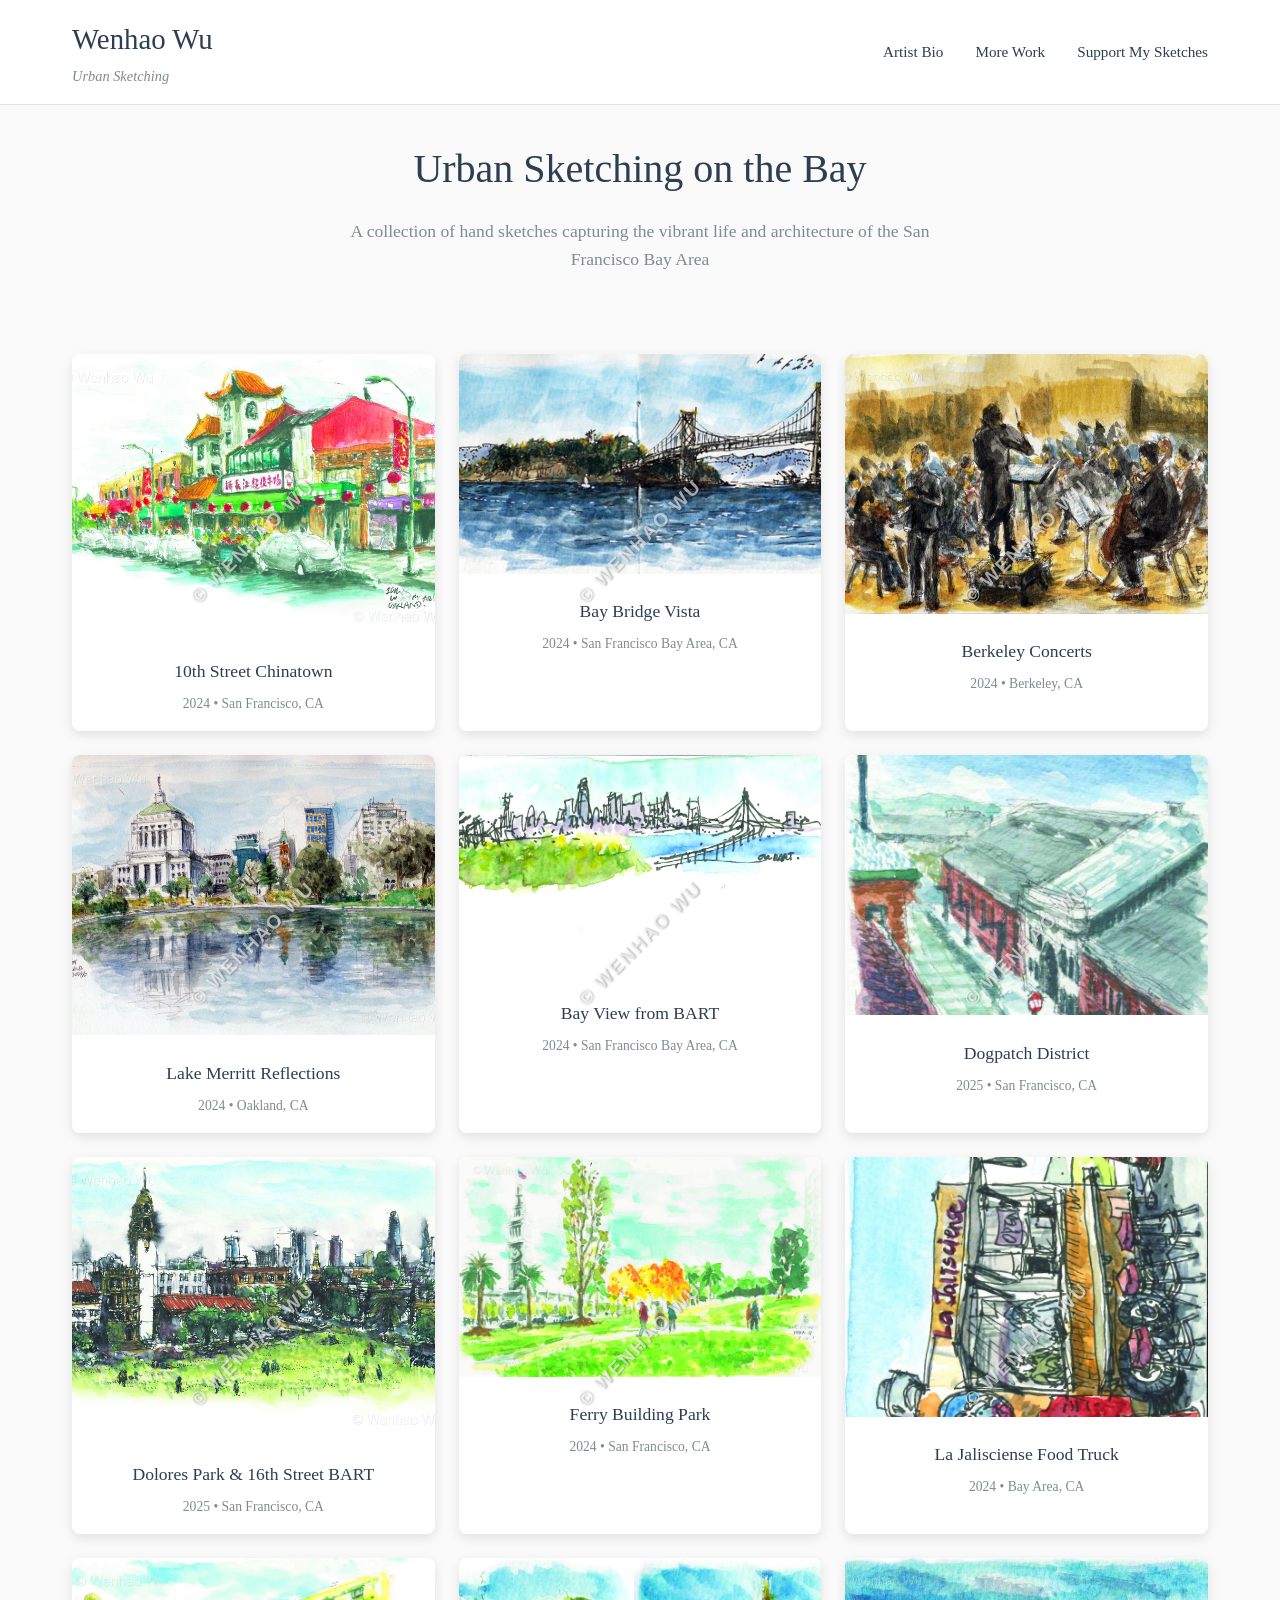
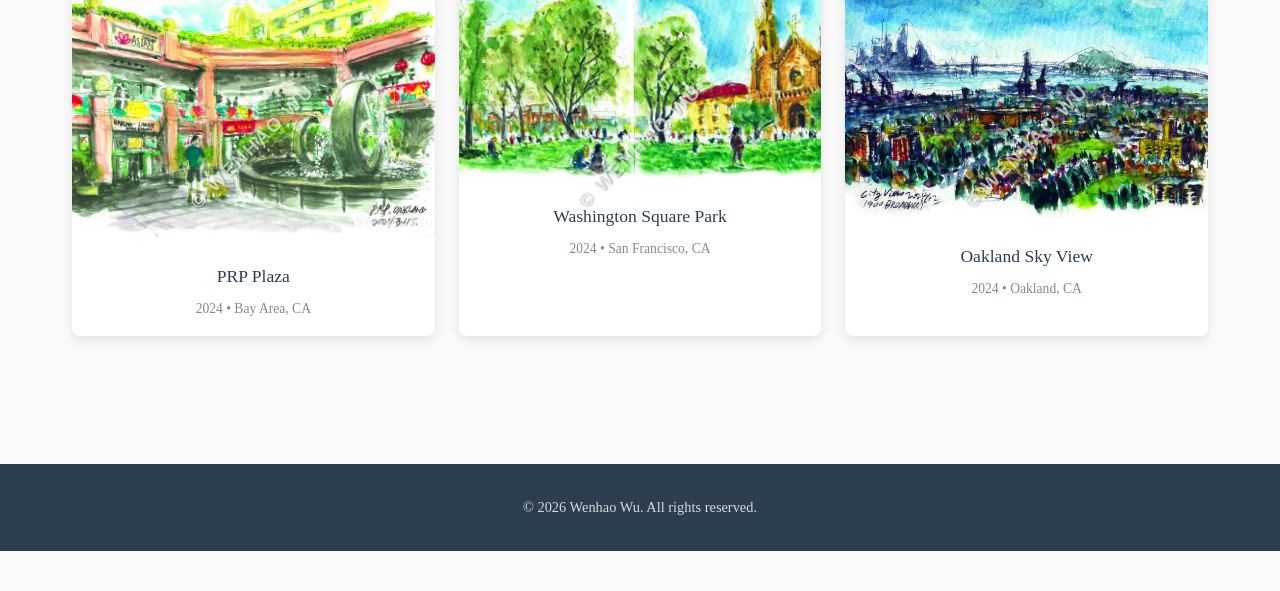
<file: index.html>
<!DOCTYPE html>
<html lang="en">

<head>
    <meta charset="UTF-8">
    <meta name="viewport" content="width=device-width, initial-scale=1.0">
    <title>Wenhao Wu - Urban Sketching Gallery</title>
    <meta name="description" content="Urban sketching artwork by Wenhao Wu - capturing the essence of city life through pen and watercolor">
    <meta name="author" content="Wenhao Wu">
    <link rel="stylesheet" href="css/style.css">
</head>

<body>
    <header>
        <nav class="nav-bar">
            <div class="nav-container">
                <div class="logo">
                    <h1>Wenhao Wu</h1>
                    <p class="subtitle">Urban Sketching</p>
                </div>
                <ul class="nav-links">
                    <li><a href="bio.html">Artist Bio</a></li>
                    <li><a href="https://sites.google.com/view/wenhaowu/home" target="_blank" rel="noopener">More Work</a></li>
                    <li><a href="https://venmo.com/u/SWDHFD" target="_blank" rel="noopener">Support My Sketches</a></li>
                </ul>
            </div>
        </nav>
    </header>

    <main>
        <section class="gallery-intro">
            <h2>Urban Sketching on the Bay</h2>
            <p>A collection of hand sketches capturing the vibrant life and architecture of the San Francisco Bay Area</p>
        </section>

        <section class="gallery-wall" id="gallery">
            <!-- Gallery items will be dynamically loaded here -->
        </section>
    </main>

    <footer>
        <div class="footer-content">
            <p>&copy; 2026 Wenhao Wu. All rights reserved.</p>
        </div>
    </footer>

    <!-- Tooltip for hover effects -->
    <div id="tooltip" class="tooltip">
        <h3 id="tooltip-title"></h3>
        <p id="tooltip-meta"></p>
    </div>

    <script src="js/gallery.js"></script>
</body>

</html>
</file>
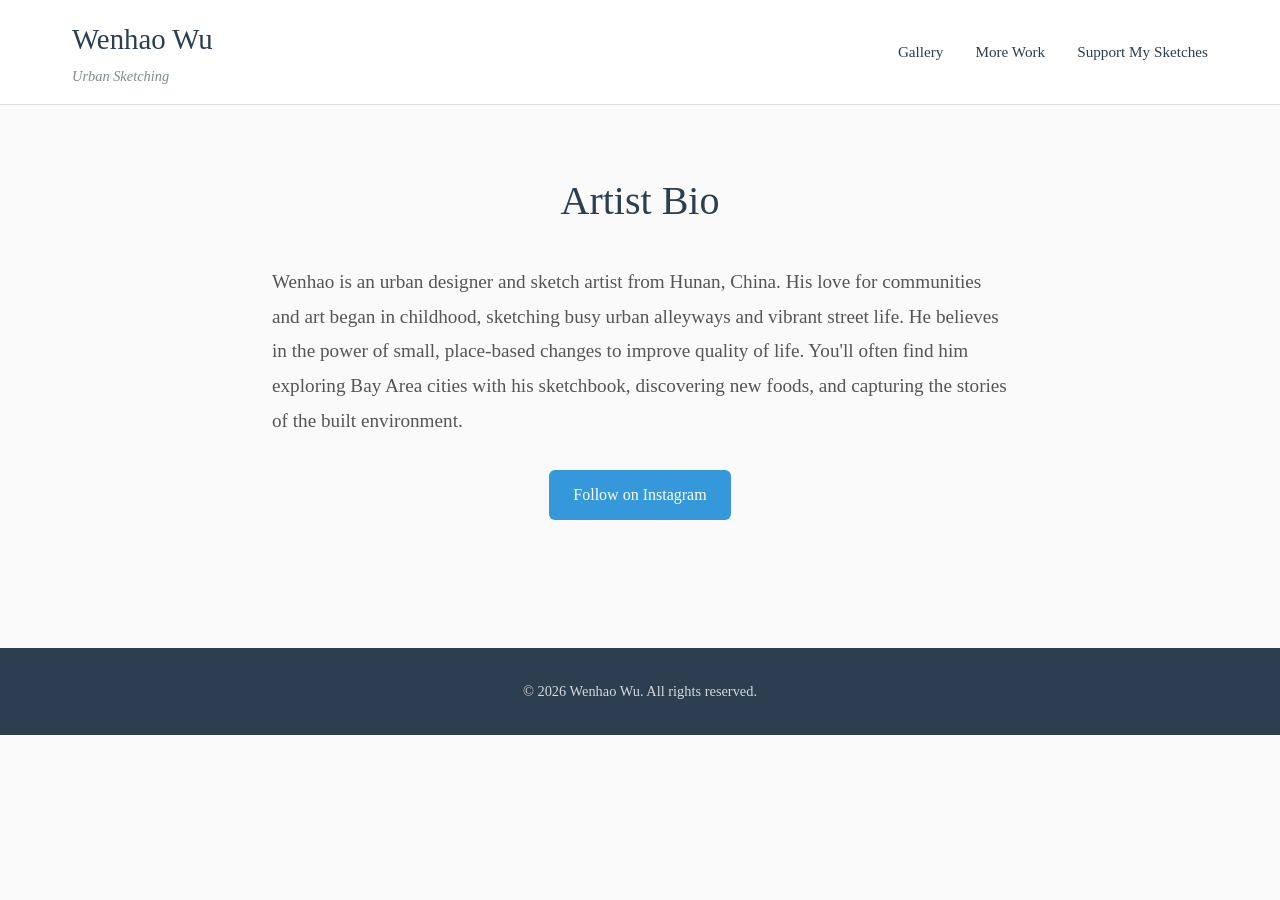
<file: bio.html>
<!DOCTYPE html>
<html lang="en">

<head>
    <meta charset="UTF-8">
    <meta name="viewport" content="width=device-width, initial-scale=1.0">
    <title>Artist Bio - Wenhao Wu</title>
    <meta name="description" content="About Wenhao Wu - Urban designer and sketch artist capturing Bay Area communities">
    <meta name="author" content="Wenhao Wu">
    <link rel="stylesheet" href="css/style.css">
</head>

<body>
    <header>
        <nav class="nav-bar">
            <div class="nav-container">
                <div class="logo">
                    <h1>Wenhao Wu</h1>
                    <p class="subtitle">Urban Sketching</p>
                </div>
                <ul class="nav-links">
                    <li><a href="index.html">Gallery</a></li>
                    <li><a href="https://sites.google.com/view/wenhaowu/home" target="_blank" rel="noopener">More Work</a></li>
                    <li><a href="https://venmo.com/u/SWDHFD" target="_blank" rel="noopener">Support My Sketches</a></li>
                </ul>
            </div>
        </nav>
    </header>

    <main>
        <section class="bio-content">
            <h2>Artist Bio</h2>
            <p>Wenhao is an urban designer and sketch artist from Hunan, China. His love for communities and art began in childhood, sketching busy urban alleyways and vibrant street life. He believes in the power of small, place-based changes to improve quality of life. You'll often find him exploring Bay Area cities with his sketchbook, discovering new foods, and capturing the stories of the built environment.</p>

            <div class="social-links">
                <a href="https://www.instagram.com/wenhaosketching/?r=nametag" target="_blank" rel="noopener">Follow on Instagram</a>
            </div>
        </section>
    </main>

    <footer>
        <div class="footer-content">
            <p>&copy; 2026 Wenhao Wu. All rights reserved.</p>
        </div>
    </footer>

    <script>
        // Image protection for bio page
        document.addEventListener('DOMContentLoaded', function() {
            // Disable right-click context menu
            document.addEventListener('contextmenu', (e) => {
                e.preventDefault();
                return false;
            });

            // Disable common keyboard shortcuts
            document.addEventListener('keydown', (e) => {
                if (e.ctrlKey && (e.key === 's' || e.key === 'a' || e.key === 'c' || e.key === 'v' || e.key === 'p' || e.key === 'u')) {
                    e.preventDefault();
                    return false;
                }
                if (e.key === 'F12' || (e.ctrlKey && e.shiftKey && e.key === 'I')) {
                    e.preventDefault();
                    return false;
                }
            });

            // Disable text selection
            document.addEventListener('selectstart', (e) => {
                e.preventDefault();
                return false;
            });
        });
    </script>
</body>

</html>
</file>
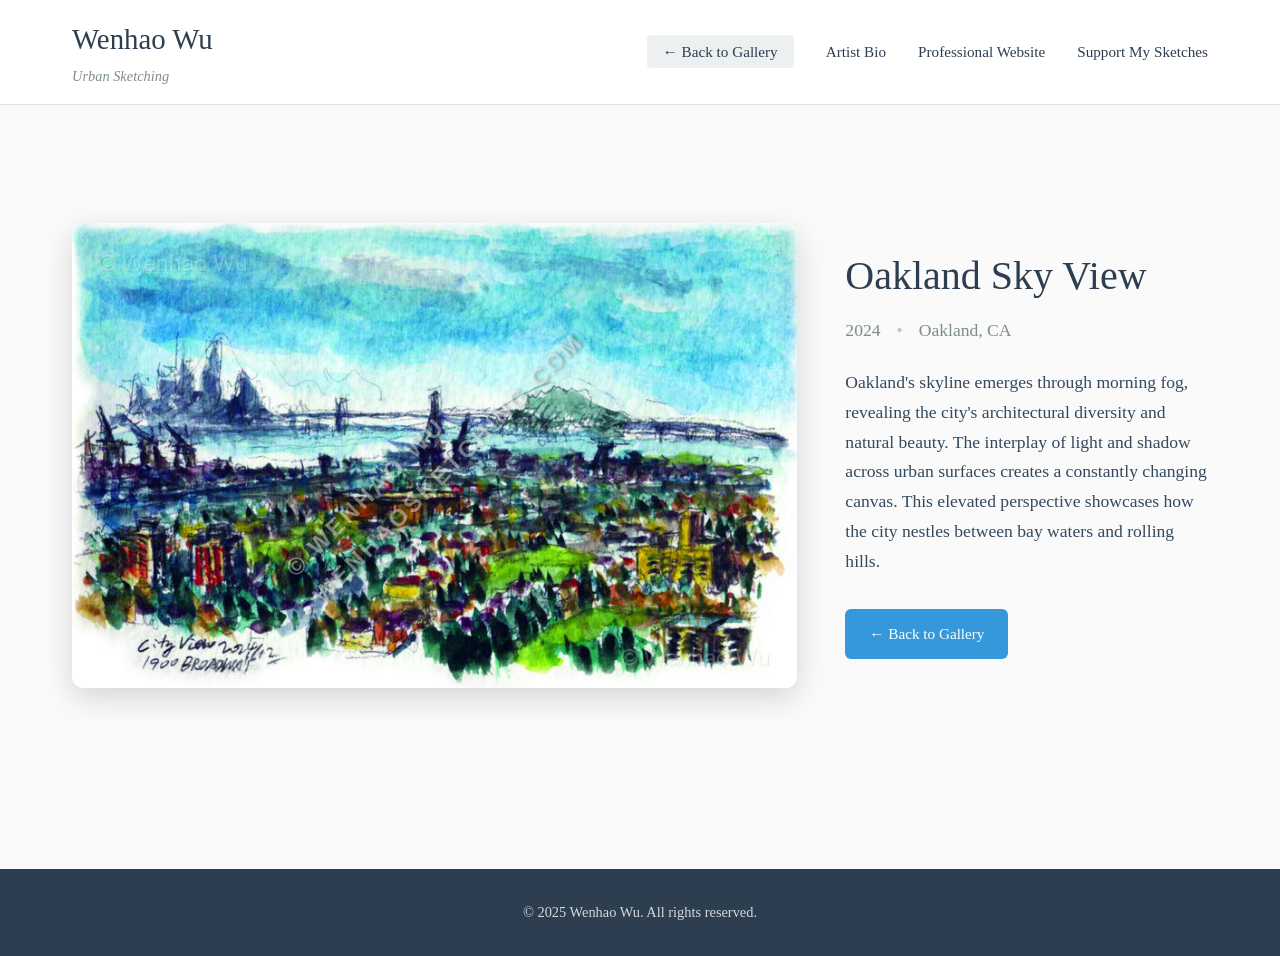
<file: artwork/PS2_Oakland_Sky_View.html>
<!DOCTYPE html>
<html lang="en">
<head>
    <meta charset="UTF-8">
    <meta name="viewport" content="width=device-width, initial-scale=1.0">
    <title>Oakland Sky View - Wenhao Wu Urban Sketching</title>
    <meta name="description" content="Oakland's skyline emerges through morning fog, revealing the city's architectural diversity and natural beauty. The interplay of light and shadow across urban surfaces creates a constantly changing canvas. This elevated perspective showcases how the city nestles between bay waters and rolling hills.">
    <link rel="stylesheet" href="../css/style.css">
    <link rel="stylesheet" href="../css/artwork.css">
</head>
<body>
    <header>
        <nav class="nav-bar">
            <div class="nav-container">
                <div class="logo">
                    <a href="../index.html" style="text-decoration: none; color: inherit;">
                        <h1>Wenhao Wu</h1>
                        <p class="subtitle">Urban Sketching</p>
                    </a>
                </div>
                <ul class="nav-links">
                    <li><a href="../index.html">← Back to Gallery</a></li>
                    <li><a href="https://instagram.com/wenhaowu" target="_blank" rel="noopener">Artist Bio</a></li>
                    <li><a href="https://wenhaowu.com" target="_blank" rel="noopener">Professional Website</a></li>
                    <li><a href="https://venmo.com/wenhaowu" target="_blank" rel="noopener">Support My Sketches</a></li>
                </ul>
            </div>
        </nav>
    </header>

    <main class="artwork-main">
        <div class="artwork-container">
            <div class="artwork-image">
                <img src="../images/PS2_Oakland_Sky_View.jpg" alt="Oakland Sky View" loading="eager">
            </div>
            <div class="artwork-details">
                <h1>Oakland Sky View</h1>
                <div class="artwork-meta">
                    <span class="year">2024</span>
                    <span class="location">Oakland, CA</span>
                </div>
                <p class="artwork-description">Oakland's skyline emerges through morning fog, revealing the city's architectural diversity and natural beauty. The interplay of light and shadow across urban surfaces creates a constantly changing canvas. This elevated perspective showcases how the city nestles between bay waters and rolling hills.</p>
                <div class="artwork-actions">
                    <a href="../index.html" class="btn-back">← Back to Gallery</a>
                </div>
            </div>
        </div>
    </main>

    <footer>
        <div class="footer-content">
            <p>&copy; 2025 Wenhao Wu. All rights reserved.</p>
        </div>
    </footer>
</body>
</html>
</file>
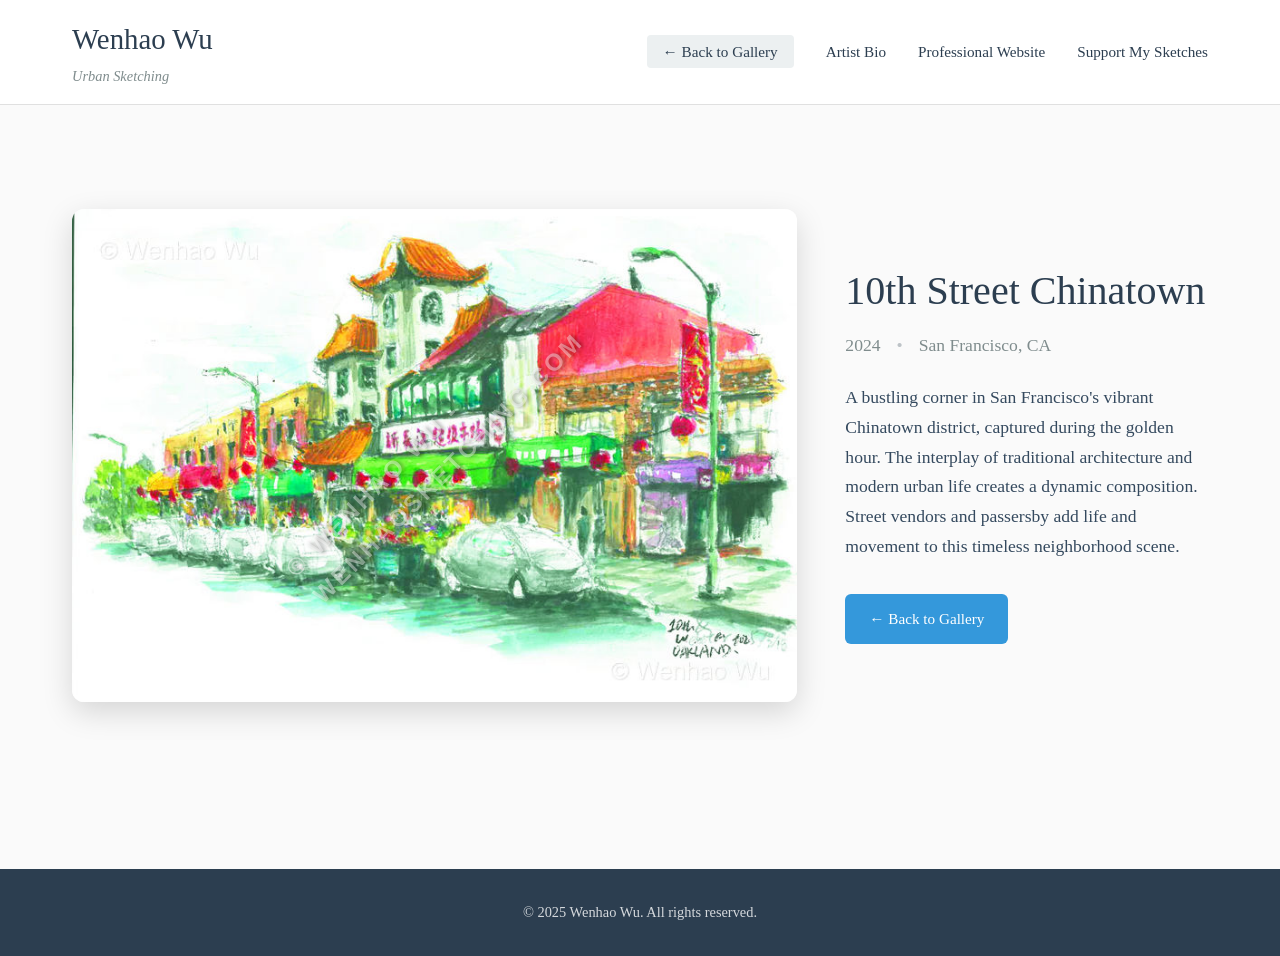
<file: artwork/ps_10thStreet_Chinatown.html>
<!DOCTYPE html>
<html lang="en">
<head>
    <meta charset="UTF-8">
    <meta name="viewport" content="width=device-width, initial-scale=1.0">
    <title>10th Street Chinatown - Wenhao Wu Urban Sketching</title>
    <meta name="description" content="A bustling corner in San Francisco's vibrant Chinatown district, captured during the golden hour. The interplay of traditional architecture and modern urban life creates a dynamic composition. Street vendors and passersby add life and movement to this timeless neighborhood scene.">
    <link rel="stylesheet" href="../css/style.css">
    <link rel="stylesheet" href="../css/artwork.css">
</head>
<body>
    <header>
        <nav class="nav-bar">
            <div class="nav-container">
                <div class="logo">
                    <a href="../index.html" style="text-decoration: none; color: inherit;">
                        <h1>Wenhao Wu</h1>
                        <p class="subtitle">Urban Sketching</p>
                    </a>
                </div>
                <ul class="nav-links">
                    <li><a href="../index.html">← Back to Gallery</a></li>
                    <li><a href="https://instagram.com/wenhaowu" target="_blank" rel="noopener">Artist Bio</a></li>
                    <li><a href="https://wenhaowu.com" target="_blank" rel="noopener">Professional Website</a></li>
                    <li><a href="https://venmo.com/wenhaowu" target="_blank" rel="noopener">Support My Sketches</a></li>
                </ul>
            </div>
        </nav>
    </header>

    <main class="artwork-main">
        <div class="artwork-container">
            <div class="artwork-image">
                <img src="../images/ps_10thStreet_Chinatown.jpg" alt="10th Street Chinatown" loading="eager">
            </div>
            <div class="artwork-details">
                <h1>10th Street Chinatown</h1>
                <div class="artwork-meta">
                    <span class="year">2024</span>
                    <span class="location">San Francisco, CA</span>
                </div>
                <p class="artwork-description">A bustling corner in San Francisco's vibrant Chinatown district, captured during the golden hour. The interplay of traditional architecture and modern urban life creates a dynamic composition. Street vendors and passersby add life and movement to this timeless neighborhood scene.</p>
                <div class="artwork-actions">
                    <a href="../index.html" class="btn-back">← Back to Gallery</a>
                </div>
            </div>
        </div>
    </main>

    <footer>
        <div class="footer-content">
            <p>&copy; 2025 Wenhao Wu. All rights reserved.</p>
        </div>
    </footer>
</body>
</html>
</file>
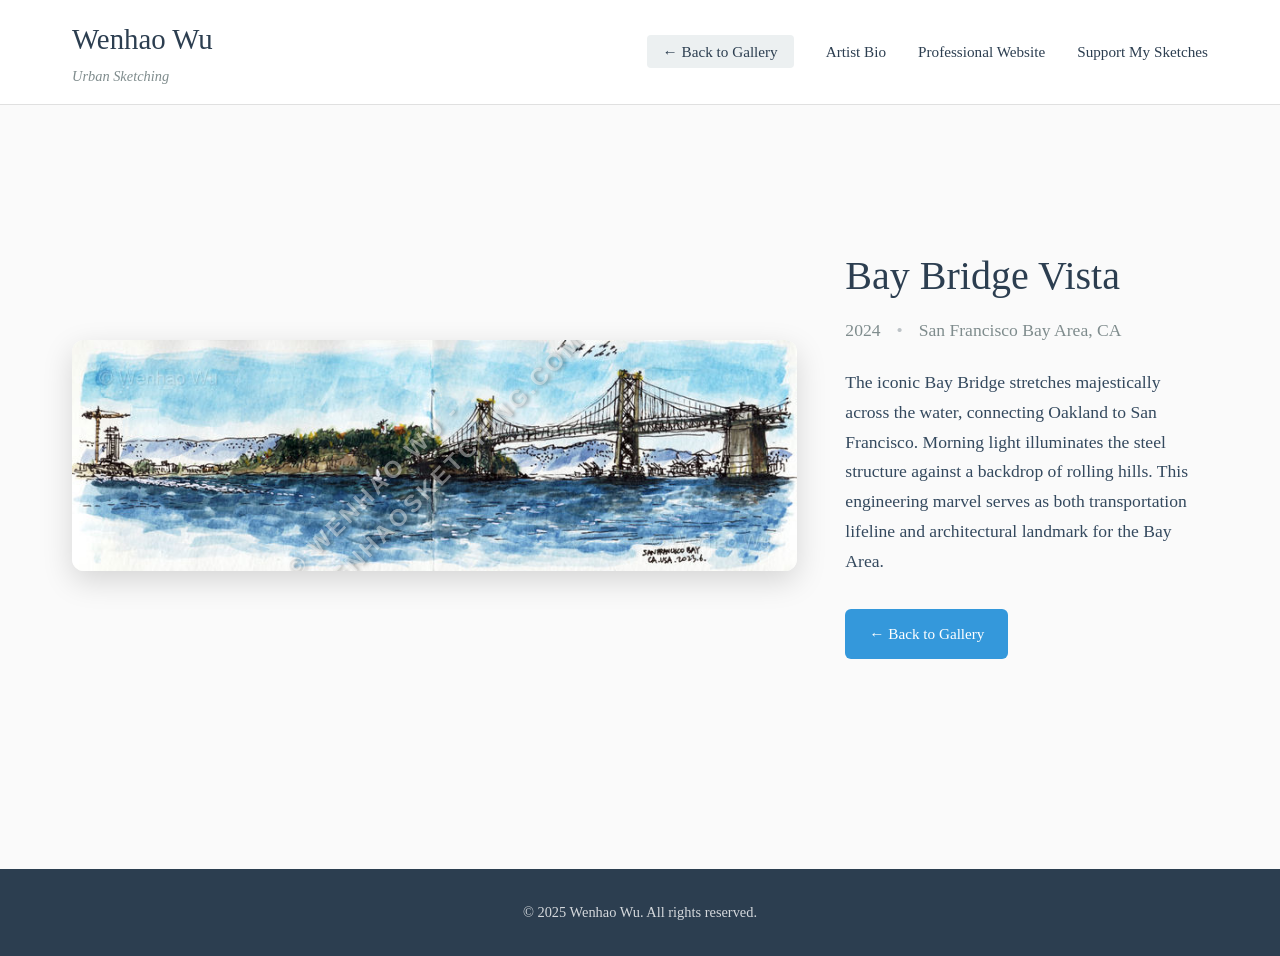
<file: artwork/ps_241026_BayBridge.html>
<!DOCTYPE html>
<html lang="en">
<head>
    <meta charset="UTF-8">
    <meta name="viewport" content="width=device-width, initial-scale=1.0">
    <title>Bay Bridge Vista - Wenhao Wu Urban Sketching</title>
    <meta name="description" content="The iconic Bay Bridge stretches majestically across the water, connecting Oakland to San Francisco. Morning light illuminates the steel structure against a backdrop of rolling hills. This engineering marvel serves as both transportation lifeline and architectural landmark for the Bay Area.">
    <link rel="stylesheet" href="../css/style.css">
    <link rel="stylesheet" href="../css/artwork.css">
</head>
<body>
    <header>
        <nav class="nav-bar">
            <div class="nav-container">
                <div class="logo">
                    <a href="../index.html" style="text-decoration: none; color: inherit;">
                        <h1>Wenhao Wu</h1>
                        <p class="subtitle">Urban Sketching</p>
                    </a>
                </div>
                <ul class="nav-links">
                    <li><a href="../index.html">← Back to Gallery</a></li>
                    <li><a href="https://instagram.com/wenhaowu" target="_blank" rel="noopener">Artist Bio</a></li>
                    <li><a href="https://wenhaowu.com" target="_blank" rel="noopener">Professional Website</a></li>
                    <li><a href="https://venmo.com/wenhaowu" target="_blank" rel="noopener">Support My Sketches</a></li>
                </ul>
            </div>
        </nav>
    </header>

    <main class="artwork-main">
        <div class="artwork-container">
            <div class="artwork-image">
                <img src="../images/ps_241026_BayBridge.jpg" alt="Bay Bridge Vista" loading="eager">
            </div>
            <div class="artwork-details">
                <h1>Bay Bridge Vista</h1>
                <div class="artwork-meta">
                    <span class="year">2024</span>
                    <span class="location">San Francisco Bay Area, CA</span>
                </div>
                <p class="artwork-description">The iconic Bay Bridge stretches majestically across the water, connecting Oakland to San Francisco. Morning light illuminates the steel structure against a backdrop of rolling hills. This engineering marvel serves as both transportation lifeline and architectural landmark for the Bay Area.</p>
                <div class="artwork-actions">
                    <a href="../index.html" class="btn-back">← Back to Gallery</a>
                </div>
            </div>
        </div>
    </main>

    <footer>
        <div class="footer-content">
            <p>&copy; 2025 Wenhao Wu. All rights reserved.</p>
        </div>
    </footer>
</body>
</html>
</file>
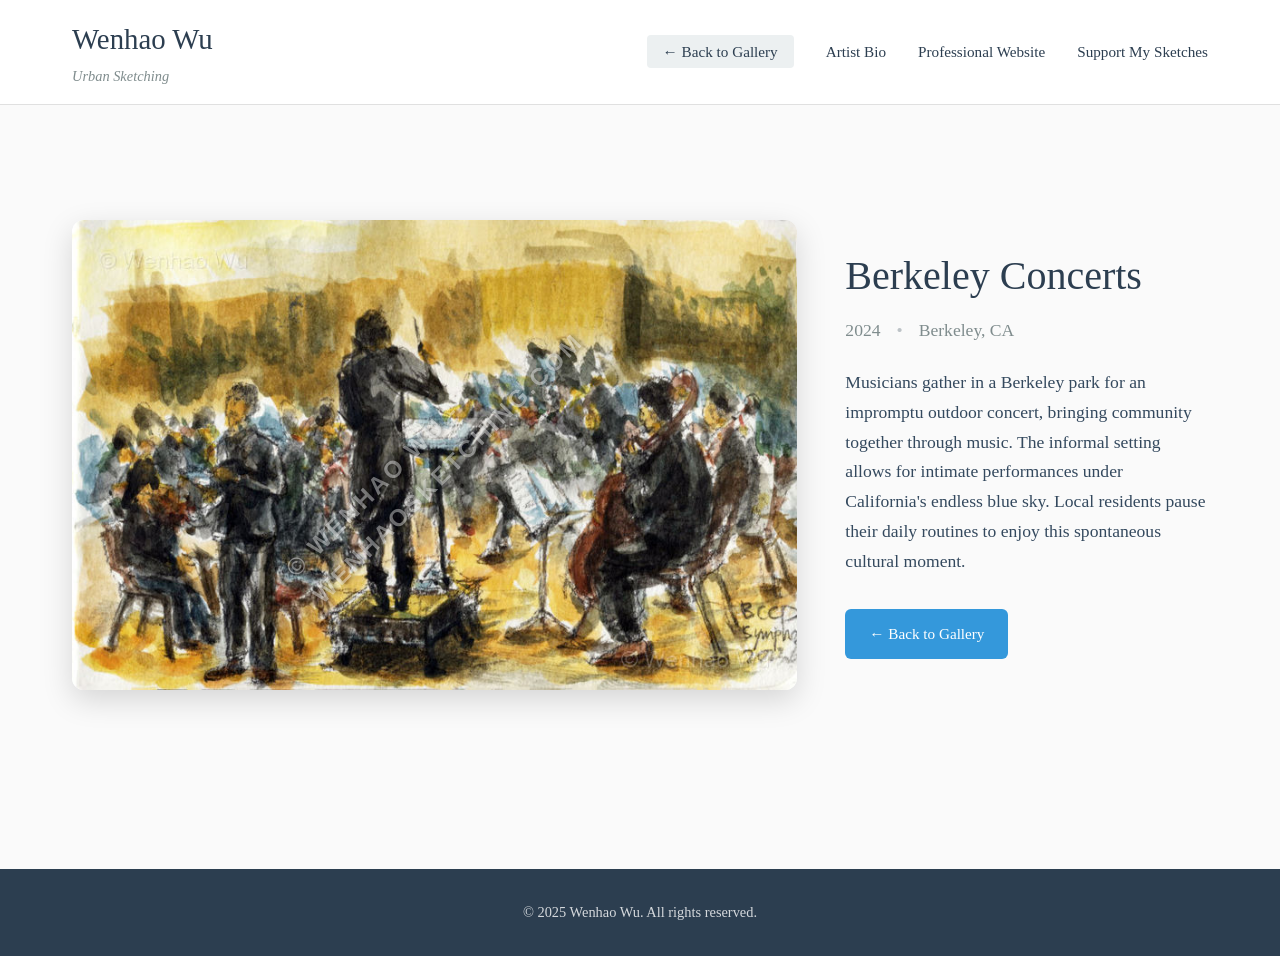
<file: artwork/ps_241026_BerkeleyConcerts.html>
<!DOCTYPE html>
<html lang="en">
<head>
    <meta charset="UTF-8">
    <meta name="viewport" content="width=device-width, initial-scale=1.0">
    <title>Berkeley Concerts - Wenhao Wu Urban Sketching</title>
    <meta name="description" content="Musicians gather in a Berkeley park for an impromptu outdoor concert, bringing community together through music. The informal setting allows for intimate performances under California's endless blue sky. Local residents pause their daily routines to enjoy this spontaneous cultural moment.">
    <link rel="stylesheet" href="../css/style.css">
    <link rel="stylesheet" href="../css/artwork.css">
</head>
<body>
    <header>
        <nav class="nav-bar">
            <div class="nav-container">
                <div class="logo">
                    <a href="../index.html" style="text-decoration: none; color: inherit;">
                        <h1>Wenhao Wu</h1>
                        <p class="subtitle">Urban Sketching</p>
                    </a>
                </div>
                <ul class="nav-links">
                    <li><a href="../index.html">← Back to Gallery</a></li>
                    <li><a href="https://instagram.com/wenhaowu" target="_blank" rel="noopener">Artist Bio</a></li>
                    <li><a href="https://wenhaowu.com" target="_blank" rel="noopener">Professional Website</a></li>
                    <li><a href="https://venmo.com/wenhaowu" target="_blank" rel="noopener">Support My Sketches</a></li>
                </ul>
            </div>
        </nav>
    </header>

    <main class="artwork-main">
        <div class="artwork-container">
            <div class="artwork-image">
                <img src="../images/ps_241026_BerkeleyConcerts.jpg" alt="Berkeley Concerts" loading="eager">
            </div>
            <div class="artwork-details">
                <h1>Berkeley Concerts</h1>
                <div class="artwork-meta">
                    <span class="year">2024</span>
                    <span class="location">Berkeley, CA</span>
                </div>
                <p class="artwork-description">Musicians gather in a Berkeley park for an impromptu outdoor concert, bringing community together through music. The informal setting allows for intimate performances under California's endless blue sky. Local residents pause their daily routines to enjoy this spontaneous cultural moment.</p>
                <div class="artwork-actions">
                    <a href="../index.html" class="btn-back">← Back to Gallery</a>
                </div>
            </div>
        </div>
    </main>

    <footer>
        <div class="footer-content">
            <p>&copy; 2025 Wenhao Wu. All rights reserved.</p>
        </div>
    </footer>
</body>
</html>
</file>
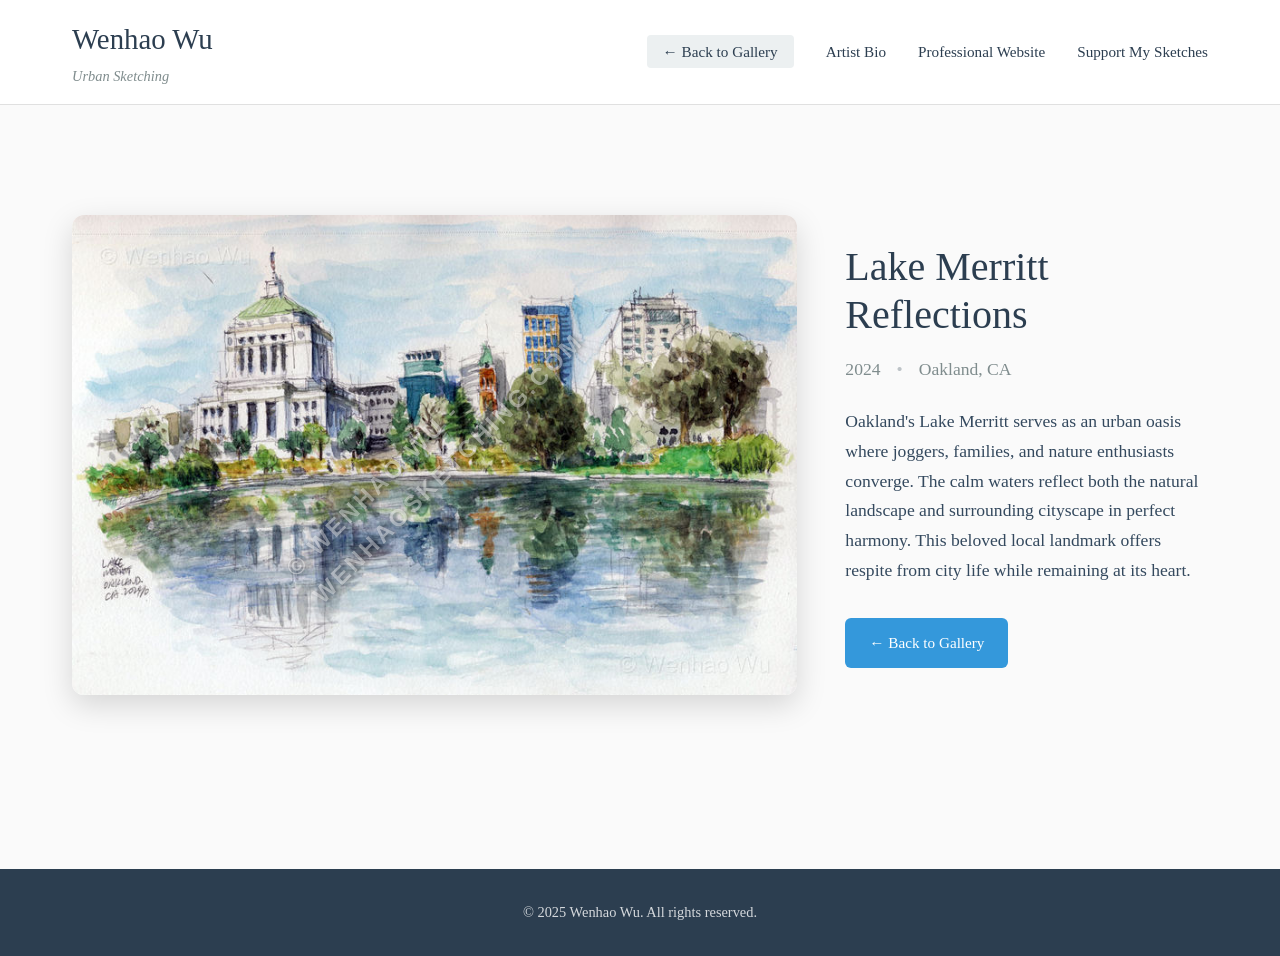
<file: artwork/PS_241026_LakeMerritt.html>
<!DOCTYPE html>
<html lang="en">
<head>
    <meta charset="UTF-8">
    <meta name="viewport" content="width=device-width, initial-scale=1.0">
    <title>Lake Merritt Reflections - Wenhao Wu Urban Sketching</title>
    <meta name="description" content="Oakland's Lake Merritt serves as an urban oasis where joggers, families, and nature enthusiasts converge. The calm waters reflect both the natural landscape and surrounding cityscape in perfect harmony. This beloved local landmark offers respite from city life while remaining at its heart.">
    <link rel="stylesheet" href="../css/style.css">
    <link rel="stylesheet" href="../css/artwork.css">
</head>
<body>
    <header>
        <nav class="nav-bar">
            <div class="nav-container">
                <div class="logo">
                    <a href="../index.html" style="text-decoration: none; color: inherit;">
                        <h1>Wenhao Wu</h1>
                        <p class="subtitle">Urban Sketching</p>
                    </a>
                </div>
                <ul class="nav-links">
                    <li><a href="../index.html">← Back to Gallery</a></li>
                    <li><a href="https://instagram.com/wenhaowu" target="_blank" rel="noopener">Artist Bio</a></li>
                    <li><a href="https://wenhaowu.com" target="_blank" rel="noopener">Professional Website</a></li>
                    <li><a href="https://venmo.com/wenhaowu" target="_blank" rel="noopener">Support My Sketches</a></li>
                </ul>
            </div>
        </nav>
    </header>

    <main class="artwork-main">
        <div class="artwork-container">
            <div class="artwork-image">
                <img src="../images/PS_241026_LakeMerritt.jpg" alt="Lake Merritt Reflections" loading="eager">
            </div>
            <div class="artwork-details">
                <h1>Lake Merritt Reflections</h1>
                <div class="artwork-meta">
                    <span class="year">2024</span>
                    <span class="location">Oakland, CA</span>
                </div>
                <p class="artwork-description">Oakland's Lake Merritt serves as an urban oasis where joggers, families, and nature enthusiasts converge. The calm waters reflect both the natural landscape and surrounding cityscape in perfect harmony. This beloved local landmark offers respite from city life while remaining at its heart.</p>
                <div class="artwork-actions">
                    <a href="../index.html" class="btn-back">← Back to Gallery</a>
                </div>
            </div>
        </div>
    </main>

    <footer>
        <div class="footer-content">
            <p>&copy; 2025 Wenhao Wu. All rights reserved.</p>
        </div>
    </footer>
</body>
</html>
</file>
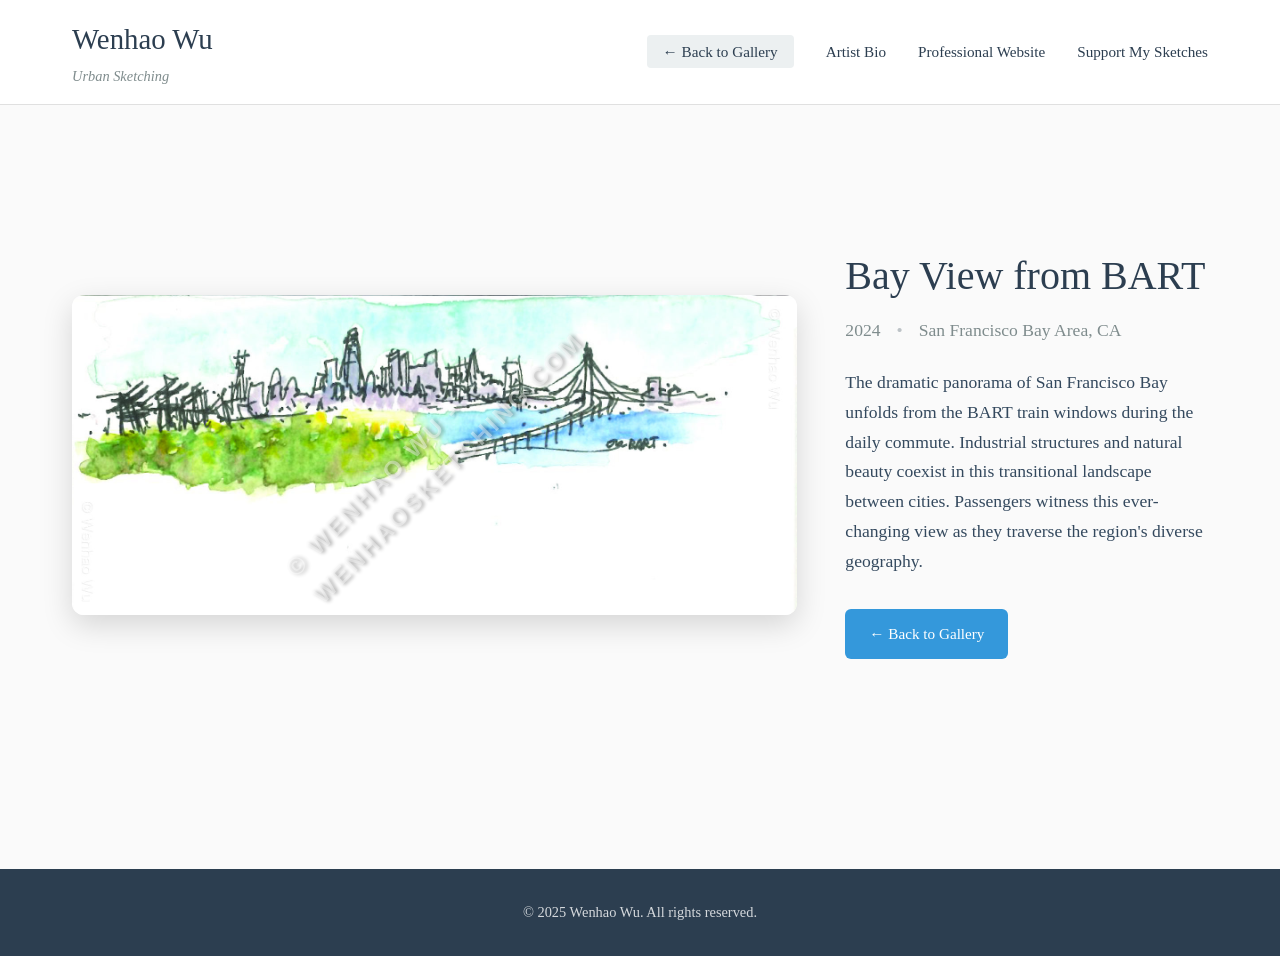
<file: artwork/ps_bay_view_from_bart.html>
<!DOCTYPE html>
<html lang="en">
<head>
    <meta charset="UTF-8">
    <meta name="viewport" content="width=device-width, initial-scale=1.0">
    <title>Bay View from BART - Wenhao Wu Urban Sketching</title>
    <meta name="description" content="The dramatic panorama of San Francisco Bay unfolds from the BART train windows during the daily commute. Industrial structures and natural beauty coexist in this transitional landscape between cities. Passengers witness this ever-changing view as they traverse the region's diverse geography.">
    <link rel="stylesheet" href="../css/style.css">
    <link rel="stylesheet" href="../css/artwork.css">
</head>
<body>
    <header>
        <nav class="nav-bar">
            <div class="nav-container">
                <div class="logo">
                    <a href="../index.html" style="text-decoration: none; color: inherit;">
                        <h1>Wenhao Wu</h1>
                        <p class="subtitle">Urban Sketching</p>
                    </a>
                </div>
                <ul class="nav-links">
                    <li><a href="../index.html">← Back to Gallery</a></li>
                    <li><a href="https://instagram.com/wenhaowu" target="_blank" rel="noopener">Artist Bio</a></li>
                    <li><a href="https://wenhaowu.com" target="_blank" rel="noopener">Professional Website</a></li>
                    <li><a href="https://venmo.com/wenhaowu" target="_blank" rel="noopener">Support My Sketches</a></li>
                </ul>
            </div>
        </nav>
    </header>

    <main class="artwork-main">
        <div class="artwork-container">
            <div class="artwork-image">
                <img src="../images/ps_bay_view_from_bart.jpg" alt="Bay View from BART" loading="eager">
            </div>
            <div class="artwork-details">
                <h1>Bay View from BART</h1>
                <div class="artwork-meta">
                    <span class="year">2024</span>
                    <span class="location">San Francisco Bay Area, CA</span>
                </div>
                <p class="artwork-description">The dramatic panorama of San Francisco Bay unfolds from the BART train windows during the daily commute. Industrial structures and natural beauty coexist in this transitional landscape between cities. Passengers witness this ever-changing view as they traverse the region's diverse geography.</p>
                <div class="artwork-actions">
                    <a href="../index.html" class="btn-back">← Back to Gallery</a>
                </div>
            </div>
        </div>
    </main>

    <footer>
        <div class="footer-content">
            <p>&copy; 2025 Wenhao Wu. All rights reserved.</p>
        </div>
    </footer>
</body>
</html>
</file>
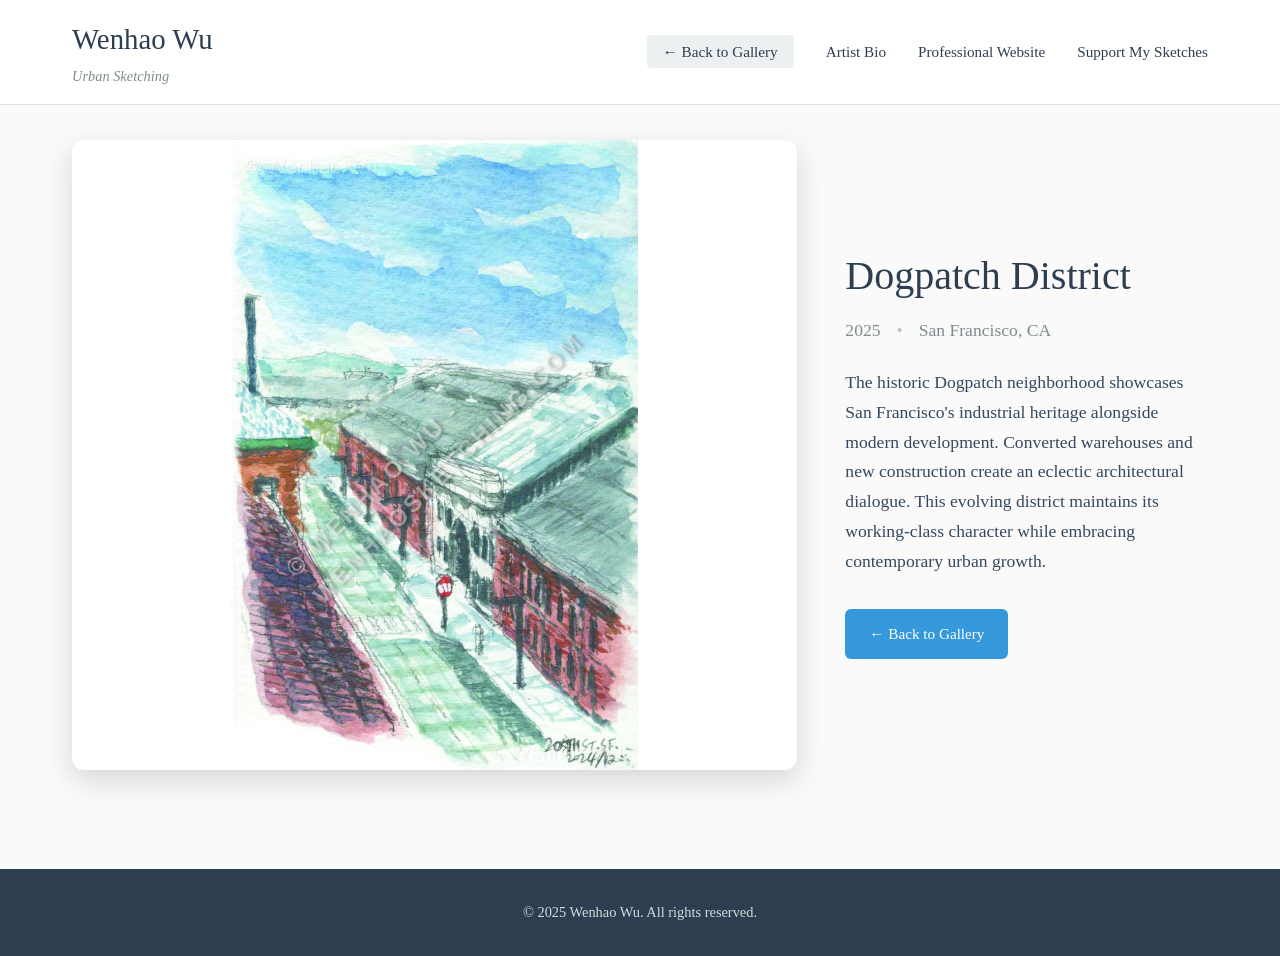
<file: artwork/ps_dogpatch.html>
<!DOCTYPE html>
<html lang="en">
<head>
    <meta charset="UTF-8">
    <meta name="viewport" content="width=device-width, initial-scale=1.0">
    <title>Dogpatch District - Wenhao Wu Urban Sketching</title>
    <meta name="description" content="The historic Dogpatch neighborhood showcases San Francisco's industrial heritage alongside modern development. Converted warehouses and new construction create an eclectic architectural dialogue. This evolving district maintains its working-class character while embracing contemporary urban growth.">
    <link rel="stylesheet" href="../css/style.css">
    <link rel="stylesheet" href="../css/artwork.css">
</head>
<body>
    <header>
        <nav class="nav-bar">
            <div class="nav-container">
                <div class="logo">
                    <a href="../index.html" style="text-decoration: none; color: inherit;">
                        <h1>Wenhao Wu</h1>
                        <p class="subtitle">Urban Sketching</p>
                    </a>
                </div>
                <ul class="nav-links">
                    <li><a href="../index.html">← Back to Gallery</a></li>
                    <li><a href="https://instagram.com/wenhaowu" target="_blank" rel="noopener">Artist Bio</a></li>
                    <li><a href="https://wenhaowu.com" target="_blank" rel="noopener">Professional Website</a></li>
                    <li><a href="https://venmo.com/wenhaowu" target="_blank" rel="noopener">Support My Sketches</a></li>
                </ul>
            </div>
        </nav>
    </header>

    <main class="artwork-main">
        <div class="artwork-container">
            <div class="artwork-image">
                <img src="../images/ps_dogpatch.jpg" alt="Dogpatch District" loading="eager">
            </div>
            <div class="artwork-details">
                <h1>Dogpatch District</h1>
                <div class="artwork-meta">
                    <span class="year">2025</span>
                    <span class="location">San Francisco, CA</span>
                </div>
                <p class="artwork-description">The historic Dogpatch neighborhood showcases San Francisco's industrial heritage alongside modern development. Converted warehouses and new construction create an eclectic architectural dialogue. This evolving district maintains its working-class character while embracing contemporary urban growth.</p>
                <div class="artwork-actions">
                    <a href="../index.html" class="btn-back">← Back to Gallery</a>
                </div>
            </div>
        </div>
    </main>

    <footer>
        <div class="footer-content">
            <p>&copy; 2025 Wenhao Wu. All rights reserved.</p>
        </div>
    </footer>
</body>
</html>
</file>
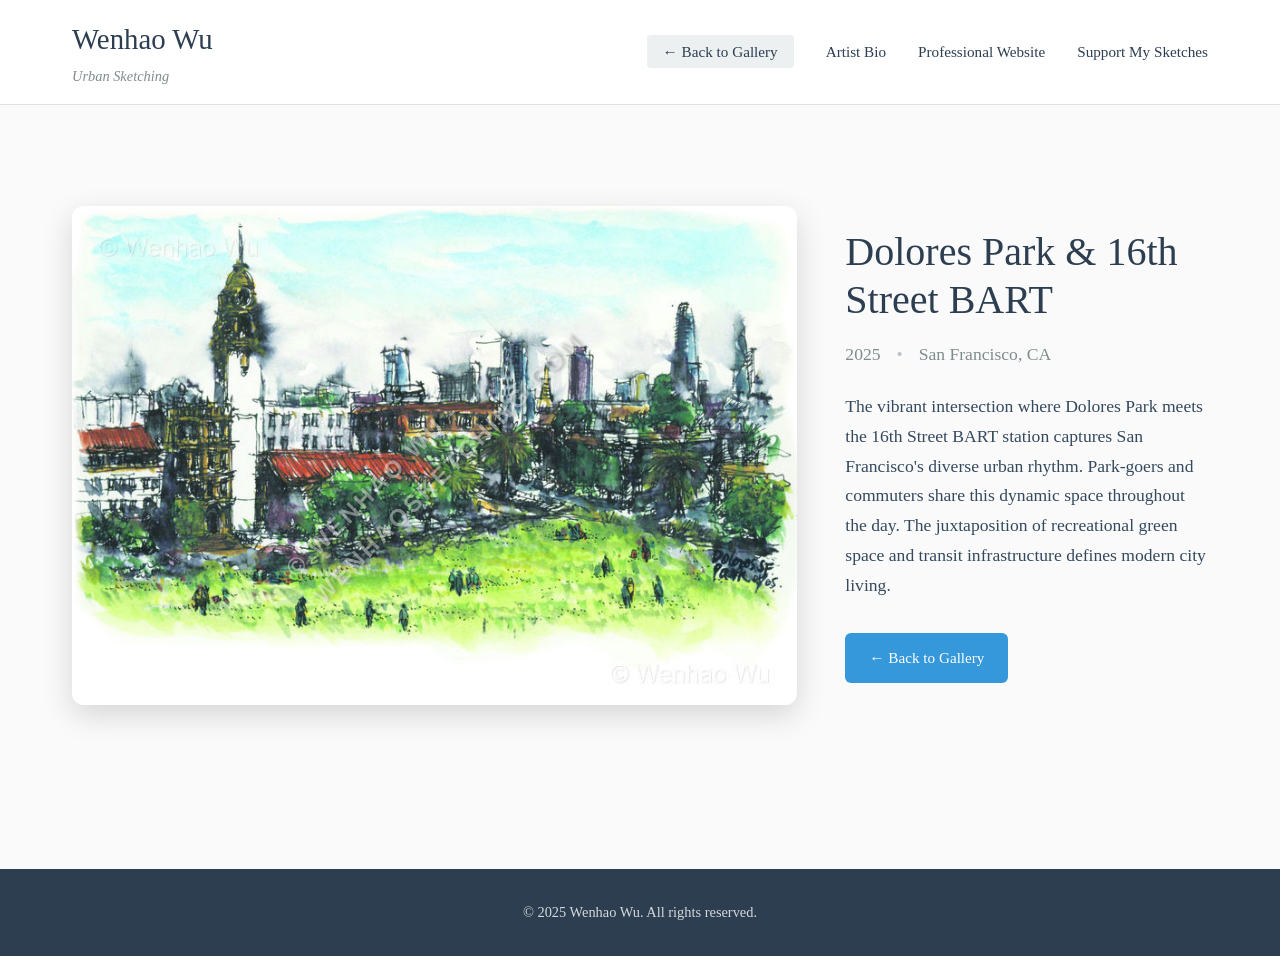
<file: artwork/ps_Dolores_Park_16th_St_BART.html>
<!DOCTYPE html>
<html lang="en">
<head>
    <meta charset="UTF-8">
    <meta name="viewport" content="width=device-width, initial-scale=1.0">
    <title>Dolores Park & 16th Street BART - Wenhao Wu Urban Sketching</title>
    <meta name="description" content="The vibrant intersection where Dolores Park meets the 16th Street BART station captures San Francisco's diverse urban rhythm. Park-goers and commuters share this dynamic space throughout the day. The juxtaposition of recreational green space and transit infrastructure defines modern city living.">
    <link rel="stylesheet" href="../css/style.css">
    <link rel="stylesheet" href="../css/artwork.css">
</head>
<body>
    <header>
        <nav class="nav-bar">
            <div class="nav-container">
                <div class="logo">
                    <a href="../index.html" style="text-decoration: none; color: inherit;">
                        <h1>Wenhao Wu</h1>
                        <p class="subtitle">Urban Sketching</p>
                    </a>
                </div>
                <ul class="nav-links">
                    <li><a href="../index.html">← Back to Gallery</a></li>
                    <li><a href="https://instagram.com/wenhaowu" target="_blank" rel="noopener">Artist Bio</a></li>
                    <li><a href="https://wenhaowu.com" target="_blank" rel="noopener">Professional Website</a></li>
                    <li><a href="https://venmo.com/wenhaowu" target="_blank" rel="noopener">Support My Sketches</a></li>
                </ul>
            </div>
        </nav>
    </header>

    <main class="artwork-main">
        <div class="artwork-container">
            <div class="artwork-image">
                <img src="../images/ps_Dolores Park 16th St BART.jpg" alt="Dolores Park & 16th Street BART" loading="eager">
            </div>
            <div class="artwork-details">
                <h1>Dolores Park & 16th Street BART</h1>
                <div class="artwork-meta">
                    <span class="year">2025</span>
                    <span class="location">San Francisco, CA</span>
                </div>
                <p class="artwork-description">The vibrant intersection where Dolores Park meets the 16th Street BART station captures San Francisco's diverse urban rhythm. Park-goers and commuters share this dynamic space throughout the day. The juxtaposition of recreational green space and transit infrastructure defines modern city living.</p>
                <div class="artwork-actions">
                    <a href="../index.html" class="btn-back">← Back to Gallery</a>
                </div>
            </div>
        </div>
    </main>

    <footer>
        <div class="footer-content">
            <p>&copy; 2025 Wenhao Wu. All rights reserved.</p>
        </div>
    </footer>
</body>
</html>
</file>
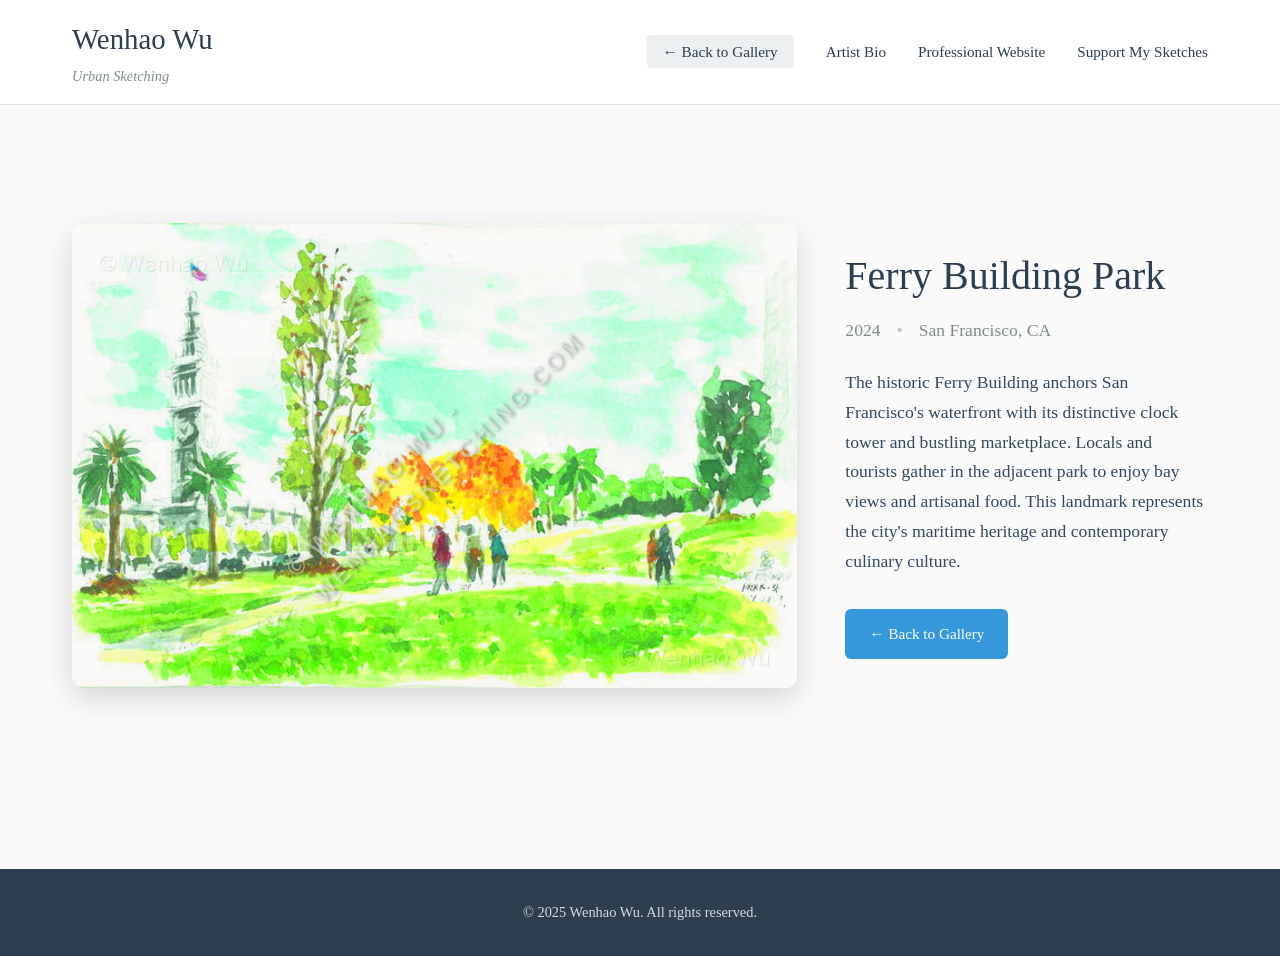
<file: artwork/ps_ferrybldg_park.html>
<!DOCTYPE html>
<html lang="en">
<head>
    <meta charset="UTF-8">
    <meta name="viewport" content="width=device-width, initial-scale=1.0">
    <title>Ferry Building Park - Wenhao Wu Urban Sketching</title>
    <meta name="description" content="The historic Ferry Building anchors San Francisco's waterfront with its distinctive clock tower and bustling marketplace. Locals and tourists gather in the adjacent park to enjoy bay views and artisanal food. This landmark represents the city's maritime heritage and contemporary culinary culture.">
    <link rel="stylesheet" href="../css/style.css">
    <link rel="stylesheet" href="../css/artwork.css">
</head>
<body>
    <header>
        <nav class="nav-bar">
            <div class="nav-container">
                <div class="logo">
                    <a href="../index.html" style="text-decoration: none; color: inherit;">
                        <h1>Wenhao Wu</h1>
                        <p class="subtitle">Urban Sketching</p>
                    </a>
                </div>
                <ul class="nav-links">
                    <li><a href="../index.html">← Back to Gallery</a></li>
                    <li><a href="https://instagram.com/wenhaowu" target="_blank" rel="noopener">Artist Bio</a></li>
                    <li><a href="https://wenhaowu.com" target="_blank" rel="noopener">Professional Website</a></li>
                    <li><a href="https://venmo.com/wenhaowu" target="_blank" rel="noopener">Support My Sketches</a></li>
                </ul>
            </div>
        </nav>
    </header>

    <main class="artwork-main">
        <div class="artwork-container">
            <div class="artwork-image">
                <img src="../images/ps_ferrybldg_park.jpg" alt="Ferry Building Park" loading="eager">
            </div>
            <div class="artwork-details">
                <h1>Ferry Building Park</h1>
                <div class="artwork-meta">
                    <span class="year">2024</span>
                    <span class="location">San Francisco, CA</span>
                </div>
                <p class="artwork-description">The historic Ferry Building anchors San Francisco's waterfront with its distinctive clock tower and bustling marketplace. Locals and tourists gather in the adjacent park to enjoy bay views and artisanal food. This landmark represents the city's maritime heritage and contemporary culinary culture.</p>
                <div class="artwork-actions">
                    <a href="../index.html" class="btn-back">← Back to Gallery</a>
                </div>
            </div>
        </div>
    </main>

    <footer>
        <div class="footer-content">
            <p>&copy; 2025 Wenhao Wu. All rights reserved.</p>
        </div>
    </footer>
</body>
</html>
</file>
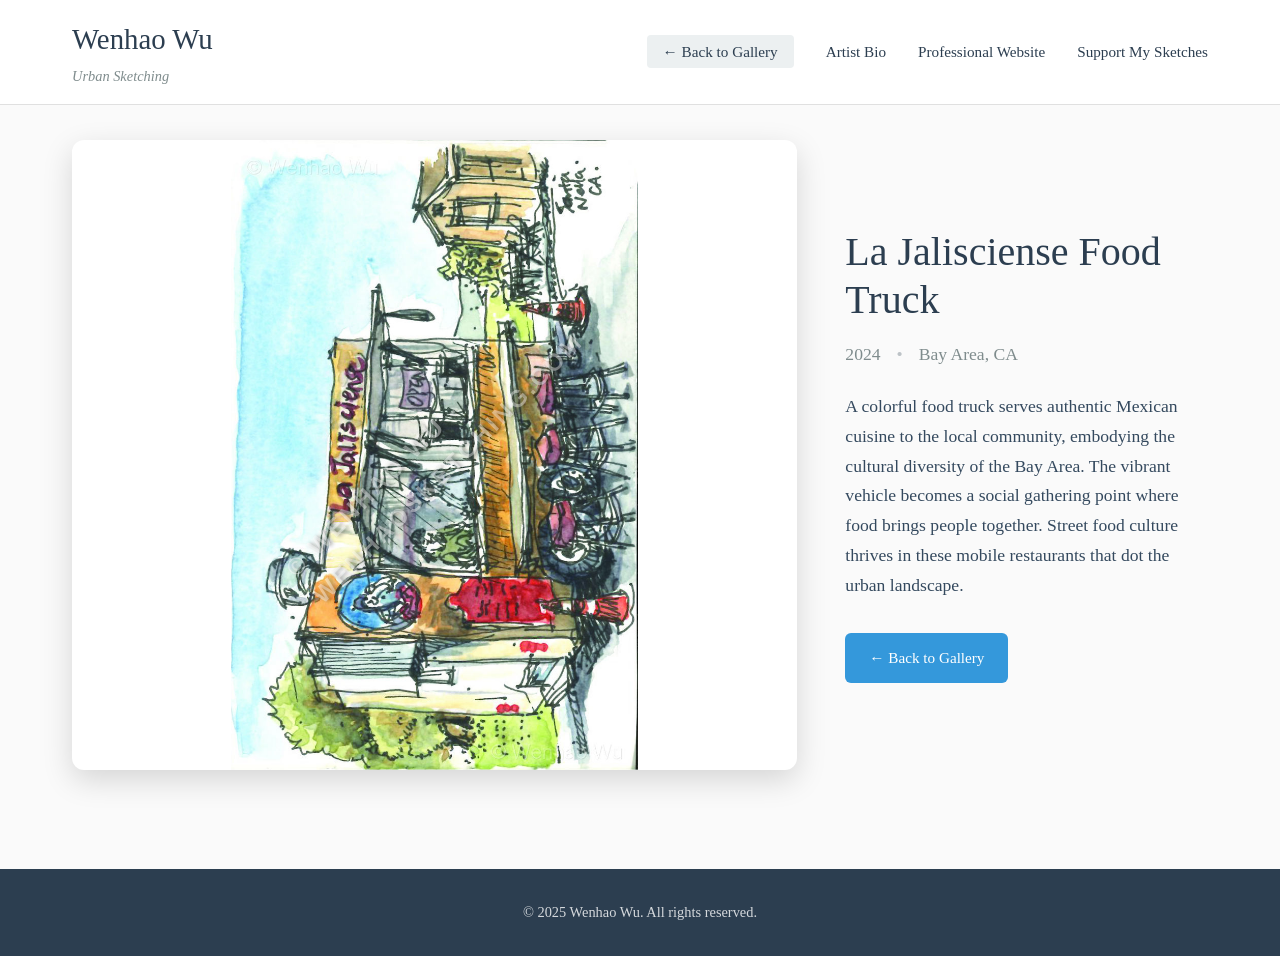
<file: artwork/ps_foodtruck_la_jalisciense.html>
<!DOCTYPE html>
<html lang="en">
<head>
    <meta charset="UTF-8">
    <meta name="viewport" content="width=device-width, initial-scale=1.0">
    <title>La Jalisciense Food Truck - Wenhao Wu Urban Sketching</title>
    <meta name="description" content="A colorful food truck serves authentic Mexican cuisine to the local community, embodying the cultural diversity of the Bay Area. The vibrant vehicle becomes a social gathering point where food brings people together. Street food culture thrives in these mobile restaurants that dot the urban landscape.">
    <link rel="stylesheet" href="../css/style.css">
    <link rel="stylesheet" href="../css/artwork.css">
</head>
<body>
    <header>
        <nav class="nav-bar">
            <div class="nav-container">
                <div class="logo">
                    <a href="../index.html" style="text-decoration: none; color: inherit;">
                        <h1>Wenhao Wu</h1>
                        <p class="subtitle">Urban Sketching</p>
                    </a>
                </div>
                <ul class="nav-links">
                    <li><a href="../index.html">← Back to Gallery</a></li>
                    <li><a href="https://instagram.com/wenhaowu" target="_blank" rel="noopener">Artist Bio</a></li>
                    <li><a href="https://wenhaowu.com" target="_blank" rel="noopener">Professional Website</a></li>
                    <li><a href="https://venmo.com/wenhaowu" target="_blank" rel="noopener">Support My Sketches</a></li>
                </ul>
            </div>
        </nav>
    </header>

    <main class="artwork-main">
        <div class="artwork-container">
            <div class="artwork-image">
                <img src="../images/ps_foodtruck_la_jalisciense.jpg" alt="La Jalisciense Food Truck" loading="eager">
            </div>
            <div class="artwork-details">
                <h1>La Jalisciense Food Truck</h1>
                <div class="artwork-meta">
                    <span class="year">2024</span>
                    <span class="location">Bay Area, CA</span>
                </div>
                <p class="artwork-description">A colorful food truck serves authentic Mexican cuisine to the local community, embodying the cultural diversity of the Bay Area. The vibrant vehicle becomes a social gathering point where food brings people together. Street food culture thrives in these mobile restaurants that dot the urban landscape.</p>
                <div class="artwork-actions">
                    <a href="../index.html" class="btn-back">← Back to Gallery</a>
                </div>
            </div>
        </div>
    </main>

    <footer>
        <div class="footer-content">
            <p>&copy; 2025 Wenhao Wu. All rights reserved.</p>
        </div>
    </footer>
</body>
</html>
</file>
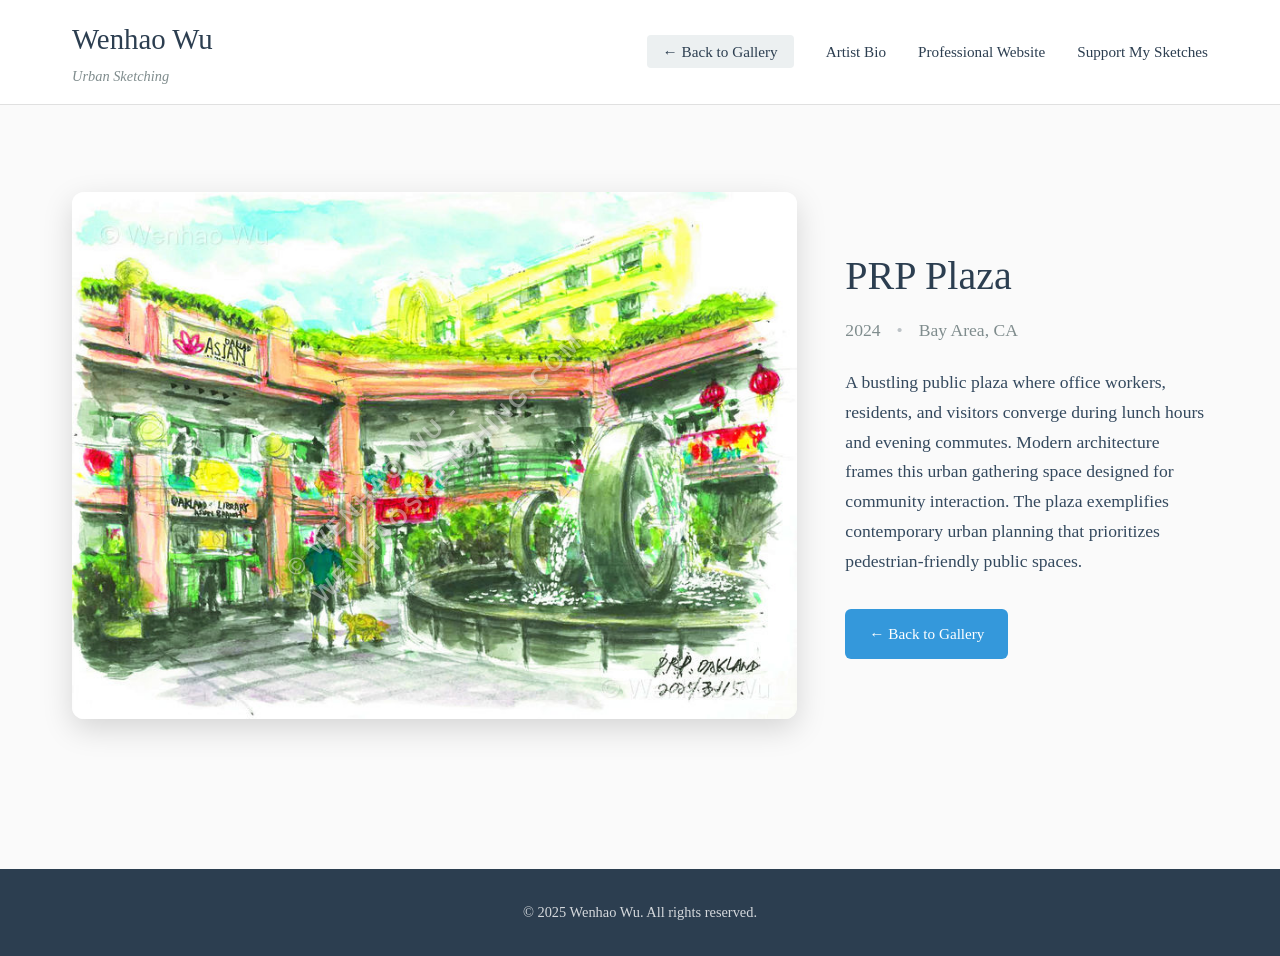
<file: artwork/ps_PRP_plaza.html>
<!DOCTYPE html>
<html lang="en">
<head>
    <meta charset="UTF-8">
    <meta name="viewport" content="width=device-width, initial-scale=1.0">
    <title>PRP Plaza - Wenhao Wu Urban Sketching</title>
    <meta name="description" content="A bustling public plaza where office workers, residents, and visitors converge during lunch hours and evening commutes. Modern architecture frames this urban gathering space designed for community interaction. The plaza exemplifies contemporary urban planning that prioritizes pedestrian-friendly public spaces.">
    <link rel="stylesheet" href="../css/style.css">
    <link rel="stylesheet" href="../css/artwork.css">
</head>
<body>
    <header>
        <nav class="nav-bar">
            <div class="nav-container">
                <div class="logo">
                    <a href="../index.html" style="text-decoration: none; color: inherit;">
                        <h1>Wenhao Wu</h1>
                        <p class="subtitle">Urban Sketching</p>
                    </a>
                </div>
                <ul class="nav-links">
                    <li><a href="../index.html">← Back to Gallery</a></li>
                    <li><a href="https://instagram.com/wenhaowu" target="_blank" rel="noopener">Artist Bio</a></li>
                    <li><a href="https://wenhaowu.com" target="_blank" rel="noopener">Professional Website</a></li>
                    <li><a href="https://venmo.com/wenhaowu" target="_blank" rel="noopener">Support My Sketches</a></li>
                </ul>
            </div>
        </nav>
    </header>

    <main class="artwork-main">
        <div class="artwork-container">
            <div class="artwork-image">
                <img src="../images/ps_PRP_plaza.jpg" alt="PRP Plaza" loading="eager">
            </div>
            <div class="artwork-details">
                <h1>PRP Plaza</h1>
                <div class="artwork-meta">
                    <span class="year">2024</span>
                    <span class="location">Bay Area, CA</span>
                </div>
                <p class="artwork-description">A bustling public plaza where office workers, residents, and visitors converge during lunch hours and evening commutes. Modern architecture frames this urban gathering space designed for community interaction. The plaza exemplifies contemporary urban planning that prioritizes pedestrian-friendly public spaces.</p>
                <div class="artwork-actions">
                    <a href="../index.html" class="btn-back">← Back to Gallery</a>
                </div>
            </div>
        </div>
    </main>

    <footer>
        <div class="footer-content">
            <p>&copy; 2025 Wenhao Wu. All rights reserved.</p>
        </div>
    </footer>
</body>
</html>
</file>
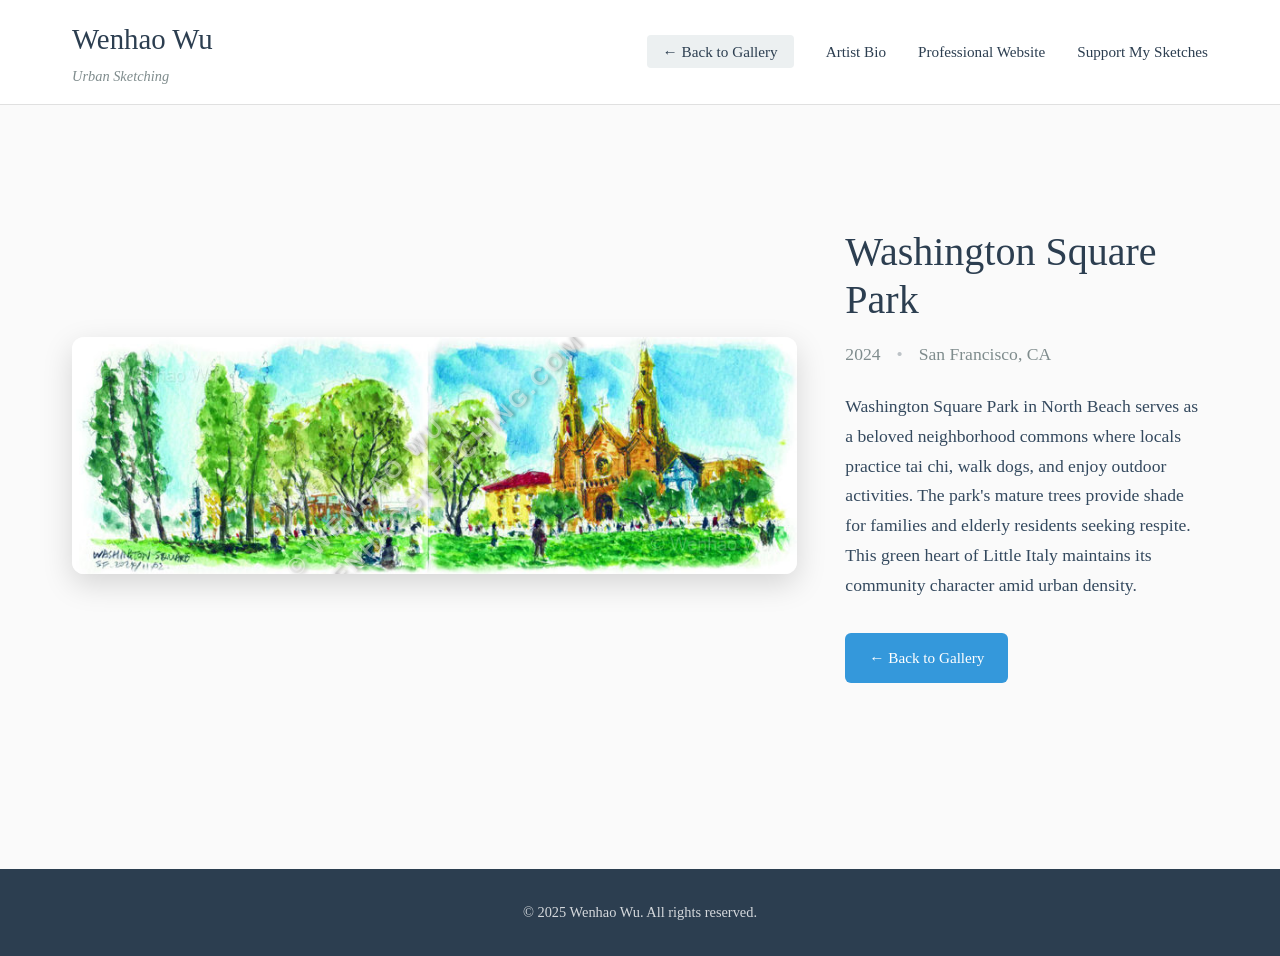
<file: artwork/PS_WashingtonSquare2.html>
<!DOCTYPE html>
<html lang="en">
<head>
    <meta charset="UTF-8">
    <meta name="viewport" content="width=device-width, initial-scale=1.0">
    <title>Washington Square Park - Wenhao Wu Urban Sketching</title>
    <meta name="description" content="Washington Square Park in North Beach serves as a beloved neighborhood commons where locals practice tai chi, walk dogs, and enjoy outdoor activities. The park's mature trees provide shade for families and elderly residents seeking respite. This green heart of Little Italy maintains its community character amid urban density.">
    <link rel="stylesheet" href="../css/style.css">
    <link rel="stylesheet" href="../css/artwork.css">
</head>
<body>
    <header>
        <nav class="nav-bar">
            <div class="nav-container">
                <div class="logo">
                    <a href="../index.html" style="text-decoration: none; color: inherit;">
                        <h1>Wenhao Wu</h1>
                        <p class="subtitle">Urban Sketching</p>
                    </a>
                </div>
                <ul class="nav-links">
                    <li><a href="../index.html">← Back to Gallery</a></li>
                    <li><a href="https://instagram.com/wenhaowu" target="_blank" rel="noopener">Artist Bio</a></li>
                    <li><a href="https://wenhaowu.com" target="_blank" rel="noopener">Professional Website</a></li>
                    <li><a href="https://venmo.com/wenhaowu" target="_blank" rel="noopener">Support My Sketches</a></li>
                </ul>
            </div>
        </nav>
    </header>

    <main class="artwork-main">
        <div class="artwork-container">
            <div class="artwork-image">
                <img src="../images/PS_WashingtonSquare2.jpg" alt="Washington Square Park" loading="eager">
            </div>
            <div class="artwork-details">
                <h1>Washington Square Park</h1>
                <div class="artwork-meta">
                    <span class="year">2024</span>
                    <span class="location">San Francisco, CA</span>
                </div>
                <p class="artwork-description">Washington Square Park in North Beach serves as a beloved neighborhood commons where locals practice tai chi, walk dogs, and enjoy outdoor activities. The park's mature trees provide shade for families and elderly residents seeking respite. This green heart of Little Italy maintains its community character amid urban density.</p>
                <div class="artwork-actions">
                    <a href="../index.html" class="btn-back">← Back to Gallery</a>
                </div>
            </div>
        </div>
    </main>

    <footer>
        <div class="footer-content">
            <p>&copy; 2025 Wenhao Wu. All rights reserved.</p>
        </div>
    </footer>
</body>
</html>
</file>
<file: css/style.css>
/* Reset and base styles */
* {
    margin: 0;
    padding: 0;
    box-sizing: border-box;
}

body {
    font-family: 'Georgia', 'Times New Roman', serif;
    line-height: 1.6;
    color: #333;
    background-color: #fafafa;
}

/* Header and Navigation */
header {
    background-color: #fff;
    border-bottom: 1px solid #e0e0e0;
    position: sticky;
    top: 0;
    z-index: 100;
}

.nav-container {
    max-width: 1200px;
    margin: 0 auto;
    padding: 1rem 2rem;
    display: flex;
    justify-content: space-between;
    align-items: center;
}

.logo h1 {
    font-size: 1.8rem;
    font-weight: 400;
    color: #2c3e50;
    margin-bottom: 0.2rem;
}

.logo .subtitle {
    font-size: 0.9rem;
    color: #7f8c8d;
    font-style: italic;
}

.nav-links {
    display: flex;
    list-style: none;
    gap: 2rem;
}

.nav-links a {
    color: #2c3e50;
    text-decoration: none;
    font-size: 0.95rem;
    transition: color 0.3s ease;
}

.nav-links a:hover {
    color: #3498db;
}

/* Main content */
main {
    max-width: 1200px;
    margin: 0 auto;
    padding: 2rem;
}

.gallery-intro {
    text-align: center;
    margin-bottom: 3rem;
}

.gallery-intro h2 {
    font-size: 2.5rem;
    color: #2c3e50;
    margin-bottom: 1rem;
    font-weight: 300;
}

.gallery-intro p {
    font-size: 1.1rem;
    color: #7f8c8d;
    max-width: 600px;
    margin: 0 auto;
}

/* Gallery Wall - Barnes Foundation Style */
.gallery-wall {
    display: grid;
    grid-template-columns: repeat(auto-fit, minmax(280px, 1fr));
    gap: 1.5rem;
    padding: 2rem 0;
}

.gallery-item {
    position: relative;
    background: #fff;
    border-radius: 8px;
    overflow: hidden;
    box-shadow: 0 4px 12px rgba(0, 0, 0, 0.1);
    transition: transform 0.3s ease, box-shadow 0.3s ease;
    cursor: pointer;
    /* Prevent image selection and dragging */
    -webkit-user-select: none;
    -moz-user-select: none;
    -ms-user-select: none;
    user-select: none;
    -webkit-touch-callout: none;
    -webkit-tap-highlight-color: transparent;
}

.gallery-item:hover {
    transform: translateY(-5px);
    box-shadow: 0 8px 25px rgba(0, 0, 0, 0.15);
}

.gallery-item img {
    width: 100%;
    height: 250px;
    object-fit: cover;
    transition: transform 0.3s ease;
    /* Prevent image operations */
    -webkit-user-drag: none;
    -khtml-user-drag: none;
    -moz-user-drag: none;
    -o-user-drag: none;
    user-drag: none;
    pointer-events: none;
    /* Block image saving shortcuts */
    -webkit-user-select: none;
    -moz-user-select: none;
    -ms-user-select: none;
    user-select: none;
}

.gallery-item:hover img {
    transform: scale(1.05);
}

.gallery-item-info {
    padding: 1rem;
    text-align: center;
}

.gallery-item-info h3 {
    font-size: 1.1rem;
    color: #2c3e50;
    margin-bottom: 0.5rem;
    font-weight: 400;
}

.gallery-item-info .meta {
    font-size: 0.85rem;
    color: #7f8c8d;
}

/* Tooltip */
.tooltip {
    position: absolute;
    background: rgba(44, 62, 80, 0.95);
    color: #fff;
    padding: 0.8rem;
    border-radius: 6px;
    font-size: 0.85rem;
    max-width: 250px;
    z-index: 1000;
    pointer-events: none;
    opacity: 0;
    transform: translateY(10px);
    transition: opacity 0.3s ease, transform 0.3s ease;
}

.tooltip.show {
    opacity: 1;
    transform: translateY(0);
}

.tooltip h3 {
    font-size: 0.95rem;
    margin-bottom: 0.3rem;
    font-weight: 500;
}

.tooltip p {
    margin: 0;
    line-height: 1.4;
}

/* Footer */
footer {
    background-color: #2c3e50;
    color: #fff;
    text-align: center;
    padding: 2rem;
    margin-top: 4rem;
}

.footer-content p {
    font-size: 0.9rem;
    opacity: 0.8;
}

/* Responsive Design */
@media (max-width: 768px) {
    .nav-container {
        flex-direction: column;
        gap: 1rem;
        padding: 1rem;
    }

    .nav-links {
        gap: 1rem;
        flex-wrap: wrap;
        justify-content: center;
    }

    main {
        padding: 1rem;
    }

    .gallery-intro h2 {
        font-size: 2rem;
    }

    .gallery-wall {
        grid-template-columns: repeat(auto-fit, minmax(250px, 1fr));
        gap: 1rem;
    }

    .gallery-item img {
        height: 200px;
    }
}

@media (max-width: 480px) {
    .gallery-wall {
        grid-template-columns: 1fr;
    }

    .nav-links {
        flex-direction: column;
        text-align: center;
        gap: 0.5rem;
    }
}

/* Gallery wall masonry-style adjustments for variety */
.gallery-item:nth-child(3n + 1) img {
    height: 280px;
}

.gallery-item:nth-child(3n + 2) img {
    height: 220px;
}

.gallery-item:nth-child(3n + 3) img {
    height: 260px;
}

/* Loading animation */
.gallery-item {
    animation: fadeInUp 0.6s ease-out forwards;
    opacity: 0;
    transform: translateY(30px);
}

.gallery-item:nth-child(1) { animation-delay: 0.1s; }
.gallery-item:nth-child(2) { animation-delay: 0.2s; }
.gallery-item:nth-child(3) { animation-delay: 0.3s; }
.gallery-item:nth-child(4) { animation-delay: 0.4s; }
.gallery-item:nth-child(5) { animation-delay: 0.5s; }
.gallery-item:nth-child(6) { animation-delay: 0.6s; }
.gallery-item:nth-child(n+7) { animation-delay: 0.7s; }

@keyframes fadeInUp {
    to {
        opacity: 1;
        transform: translateY(0);
    }
}

/* Watermark Protection */
.gallery-item::after {
    content: '© Wenhao Wu';
    position: absolute;
    top: 50%;
    left: 50%;
    transform: translate(-50%, -50%) rotate(-45deg);
    font-size: 1.2rem;
    font-weight: bold;
    color: rgba(255, 255, 255, 0.6);
    text-shadow: 1px 1px 2px rgba(0, 0, 0, 0.3);
    pointer-events: none;
    user-select: none;
    z-index: 2;
    font-family: Arial, sans-serif;
    letter-spacing: 2px;
    text-transform: uppercase;
}

.gallery-item::before {
    content: '';
    position: absolute;
    top: 0;
    left: 0;
    width: 100%;
    height: 100%;
    background: transparent;
    z-index: 1;
    pointer-events: auto;
}

/* Additional watermark for hover state */
.gallery-item:hover::after {
    color: rgba(255, 255, 255, 0.8);
    text-shadow: 2px 2px 4px rgba(0, 0, 0, 0.5);
}

/* Print protection */
@media print {
    .gallery-item img {
        display: none !important;
    }
    .gallery-item::after {
        content: 'Image protected - Visit wenhaosketching.com';
        color: black !important;
        background: white;
        padding: 20px;
        border: 2px solid black;
        transform: translate(-50%, -50%) rotate(0deg);
        font-size: 1rem;
    }
}

/* Disable right-click context menu styles */
.no-select {
    -webkit-touch-callout: none;
    -webkit-user-select: none;
    -khtml-user-select: none;
    -moz-user-select: none;
    -ms-user-select: none;
    user-select: none;
}

/* Disable drag and drop */
.no-drag {
    -webkit-user-drag: none;
    -khtml-user-drag: none;
    -moz-user-drag: none;
    -o-user-drag: none;
    user-drag: none;
}

/* Additional protection for images in artwork pages */
.artwork-image {
    position: relative;
    -webkit-user-select: none;
    -moz-user-select: none;
    -ms-user-select: none;
    user-select: none;
}

.artwork-image img {
    -webkit-user-drag: none;
    -khtml-user-drag: none;
    -moz-user-drag: none;
    -o-user-drag: none;
    user-drag: none;
    pointer-events: none;
}

.artwork-image::after {
    content: '© Wenhao Wu - wenhaosketching.com';
    position: absolute;
    top: 50%;
    left: 50%;
    transform: translate(-50%, -50%) rotate(-45deg);
    font-size: 1.5rem;
    font-weight: bold;
    color: rgba(255, 255, 255, 0.4);
    text-shadow: 2px 2px 4px rgba(0, 0, 0, 0.3);
    pointer-events: none;
    user-select: none;
    z-index: 2;
    font-family: Arial, sans-serif;
    letter-spacing: 3px;
    text-transform: uppercase;
}

/* Bio page specific styles */
.bio-content {
    max-width: 800px;
    margin: 0 auto;
    padding: 2rem;
    text-align: center;
    -webkit-user-select: none;
    -moz-user-select: none;
    -ms-user-select: none;
    user-select: none;
}

.bio-content h2 {
    font-size: 2.5rem;
    color: #2c3e50;
    margin-bottom: 2rem;
    font-weight: 300;
}

.bio-content p {
    font-size: 1.2rem;
    line-height: 1.8;
    color: #555;
    margin-bottom: 2rem;
    text-align: left;
}

.social-links {
    margin-top: 2rem;
}

.social-links a {
    display: inline-block;
    background-color: #3498db;
    color: white;
    padding: 12px 24px;
    text-decoration: none;
    border-radius: 6px;
    font-weight: 500;
    transition: background-color 0.3s ease;
}

.social-links a:hover {
    background-color: #2980b9;
}
</file>
<file: css/artwork.css>
/* Artwork detail page styles */
.artwork-main {
    min-height: calc(100vh - 200px);
    display: flex;
    align-items: center;
    justify-content: center;
    padding: 2rem;
}

.artwork-container {
    max-width: 1200px;
    display: grid;
    grid-template-columns: 2fr 1fr;
    gap: 3rem;
    align-items: center;
    width: 100%;
}

.artwork-image {
    position: relative;
    background: #fff;
    border-radius: 12px;
    box-shadow: 0 10px 30px rgba(0, 0, 0, 0.15);
    overflow: hidden;
    transition: transform 0.3s ease;
}

.artwork-image:hover {
    transform: scale(1.02);
}

.artwork-image img {
    width: 100%;
    height: auto;
    max-height: 70vh;
    object-fit: contain;
    display: block;
}

.artwork-details {
    padding: 2rem 0;
}

.artwork-details h1 {
    font-size: 2.5rem;
    color: #2c3e50;
    margin-bottom: 1rem;
    font-weight: 300;
    line-height: 1.2;
}

.artwork-meta {
    display: flex;
    gap: 1rem;
    margin-bottom: 1.5rem;
    font-size: 1.1rem;
    color: #7f8c8d;
}

.artwork-meta .year,
.artwork-meta .location {
    position: relative;
}

.artwork-meta .year::after {
    content: "•";
    margin-left: 1rem;
    color: #bdc3c7;
}

.artwork-description {
    font-size: 1.1rem;
    line-height: 1.7;
    color: #34495e;
    margin-bottom: 2rem;
    max-width: 500px;
}

.artwork-actions {
    margin-top: 2rem;
}

.btn-back {
    display: inline-block;
    padding: 0.8rem 1.5rem;
    background-color: #3498db;
    color: #fff;
    text-decoration: none;
    border-radius: 6px;
    font-size: 0.95rem;
    transition: background-color 0.3s ease, transform 0.2s ease;
}

.btn-back:hover {
    background-color: #2980b9;
    transform: translateY(-2px);
}

/* Navigation adjustments for artwork pages */
.nav-links a[href="../index.html"] {
    background-color: #ecf0f1;
    padding: 0.5rem 1rem;
    border-radius: 4px;
    transition: background-color 0.3s ease;
}

.nav-links a[href="../index.html"]:hover {
    background-color: #d5dbdb;
}

/* Responsive design for artwork pages */
@media (max-width: 968px) {
    .artwork-container {
        grid-template-columns: 1fr;
        gap: 2rem;
        text-align: center;
    }

    .artwork-details h1 {
        font-size: 2rem;
    }

    .artwork-description {
        max-width: 100%;
    }
}

@media (max-width: 768px) {
    .artwork-main {
        padding: 1rem;
    }

    .artwork-details {
        padding: 1rem 0;
    }

    .artwork-details h1 {
        font-size: 1.8rem;
    }

    .artwork-meta {
        flex-direction: column;
        gap: 0.5rem;
        text-align: center;
    }

    .artwork-meta .year::after {
        display: none;
    }

    .artwork-image img {
        max-height: 50vh;
    }
}

@media (max-width: 480px) {
    .artwork-details h1 {
        font-size: 1.5rem;
    }

    .artwork-description {
        font-size: 1rem;
    }

    .btn-back {
        width: 100%;
        text-align: center;
    }
}

/* Animation for artwork page load */
.artwork-container {
    animation: fadeInArtwork 0.8s ease-out;
}

@keyframes fadeInArtwork {
    from {
        opacity: 0;
        transform: translateY(20px);
    }
    to {
        opacity: 1;
        transform: translateY(0);
    }
}
</file>
